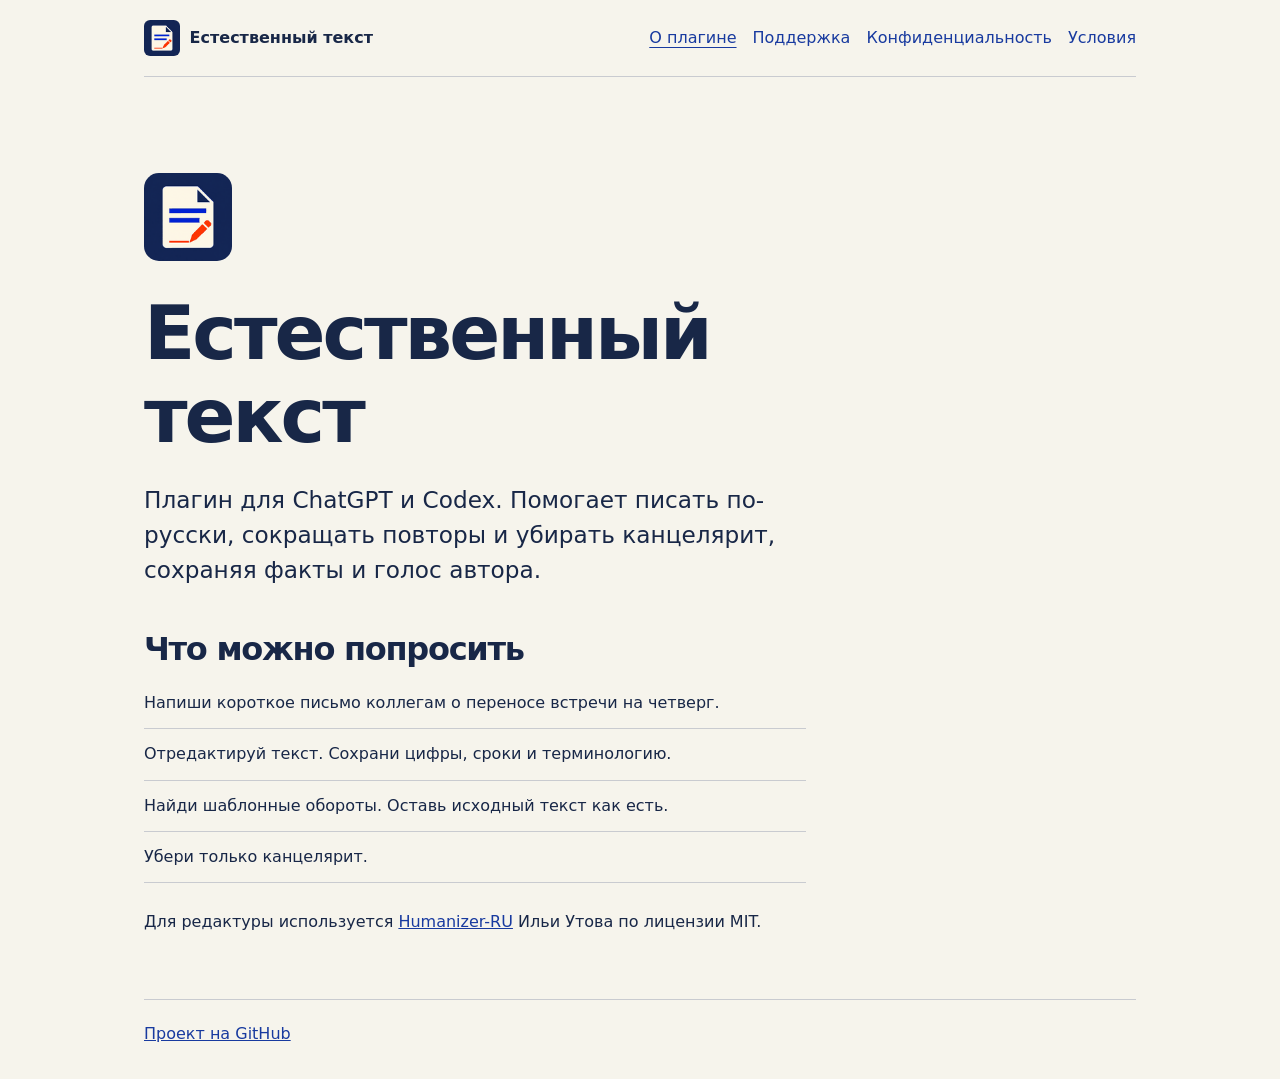
<file: index.html>
<!doctype html>
<html lang="ru">
<head>
  <meta charset="utf-8">
  <meta name="viewport" content="width=device-width, initial-scale=1">
  <meta name="description" content="Документация плагина «Естественный текст» для ChatGPT и Codex.">
  <title>О плагине | Естественный текст</title>
  <link rel="icon" href="icon.png" type="image/png">
  <link rel="stylesheet" href="style.css">
</head>
<body>
  <header>
    <a class="brand" href="index.html"><img src="icon.png" width="36" height="36" alt="">Естественный текст</a>
    <nav aria-label="Разделы">
        <a href="index.html" aria-current="page">О плагине</a>
        <a href="support.html">Поддержка</a>
        <a href="privacy.html">Конфиденциальность</a>
        <a href="terms.html">Условия</a>
    </nav>
  </header>
  <main id="main">
    <img class="hero-icon" src="icon.png" width="88" height="88" alt="">
    <h1>Естественный текст</h1>
    <p class="lead">Плагин для ChatGPT и Codex. Помогает писать по-русски, сокращать повторы и убирать канцелярит, сохраняя факты и голос автора.</p>
    <h2>Что можно попросить</h2>
    <ul class="examples">
      <li>Напиши короткое письмо коллегам о переносе встречи на четверг.</li>
      <li>Отредактируй текст. Сохрани цифры, сроки и терминологию.</li>
      <li>Найди шаблонные обороты. Оставь исходный текст как есть.</li>
      <li>Убери только канцелярит.</li>
    </ul>
    <p class="note">Для редактуры используется <a href="https://github.com/ilyautov/humanizer-ru">Humanizer-RU</a> Ильи Утова по лицензии MIT.</p>
  </main>
  <footer><a href="https://github.com/lolipopchill/natural-writing-ru">Проект на GitHub</a></footer>
</body>
</html>
</file>
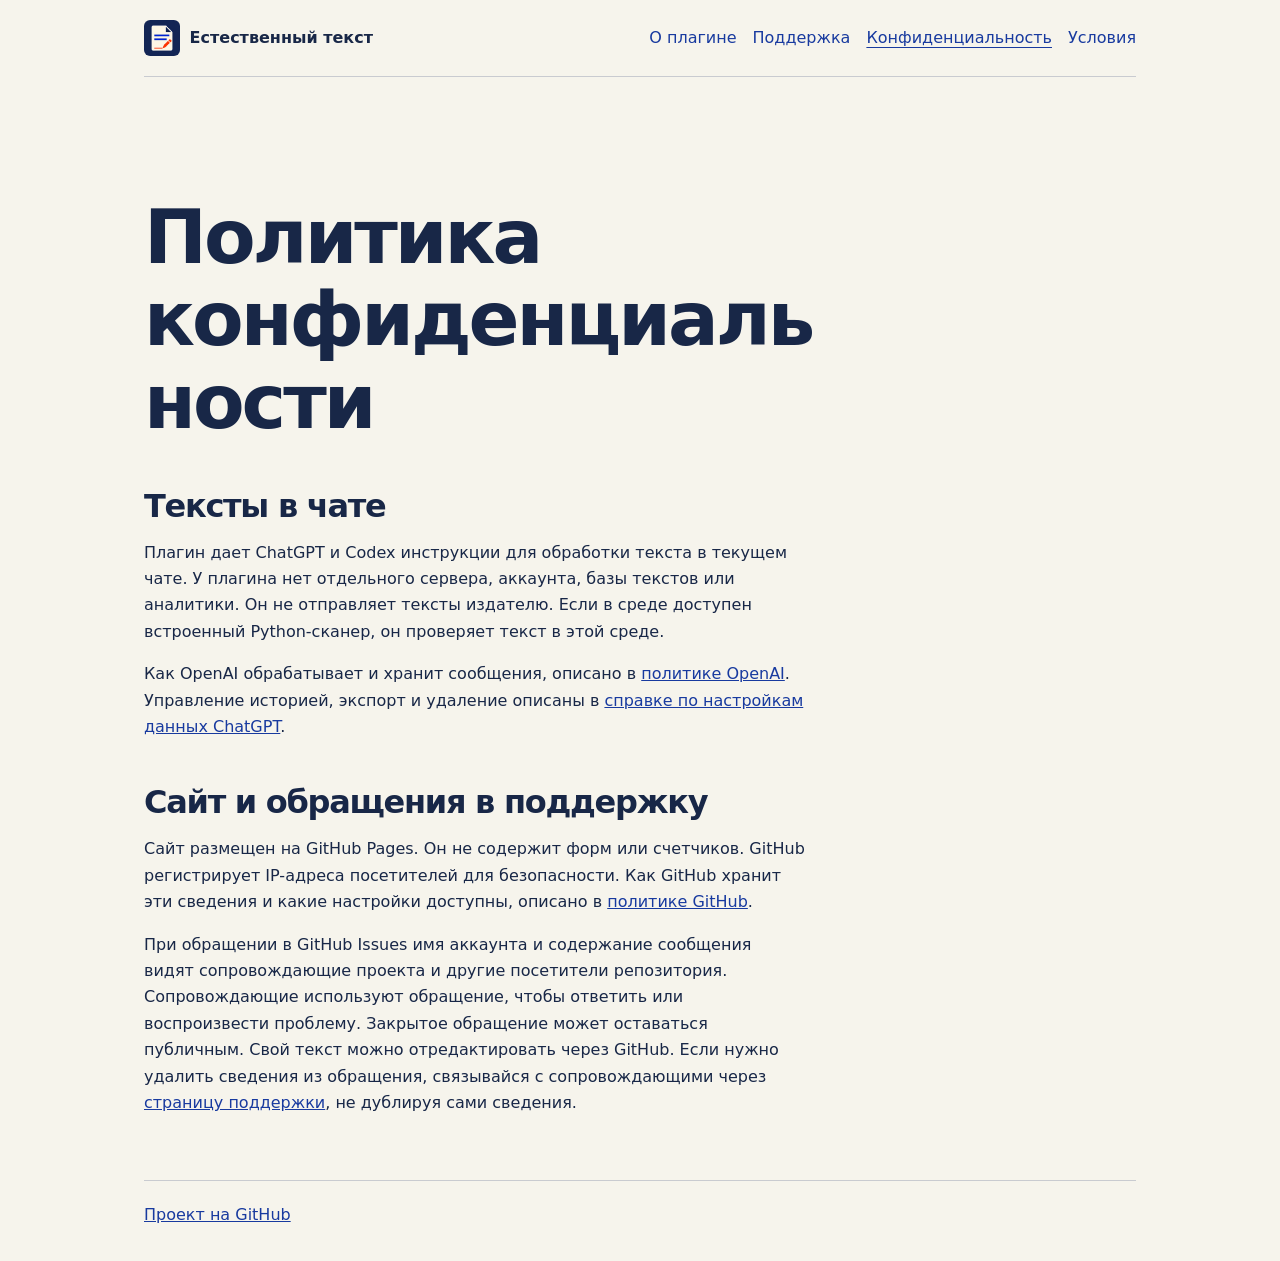
<file: privacy.html>
<!doctype html>
<html lang="ru">
<head>
  <meta charset="utf-8">
  <meta name="viewport" content="width=device-width, initial-scale=1">
  <meta name="description" content="Документация плагина «Естественный текст» для ChatGPT и Codex.">
  <title>Политика конфиденциальности | Естественный текст</title>
  <link rel="icon" href="icon.png" type="image/png">
  <link rel="stylesheet" href="style.css">
</head>
<body>
  <header>
    <a class="brand" href="index.html"><img src="icon.png" width="36" height="36" alt="">Естественный текст</a>
    <nav aria-label="Разделы">
        <a href="index.html">О плагине</a>
        <a href="support.html">Поддержка</a>
        <a href="privacy.html" aria-current="page">Конфиденциальность</a>
        <a href="terms.html">Условия</a>
    </nav>
  </header>
  <main id="main">
    <h1>Политика конфиденциальности</h1>
    <h2>Тексты в чате</h2>
    <p>Плагин дает ChatGPT и Codex инструкции для обработки текста в текущем чате. У плагина нет отдельного сервера, аккаунта, базы текстов или аналитики. Он не отправляет тексты издателю. Если в среде доступен встроенный Python-сканер, он проверяет текст в этой среде.</p>
    <p>Как OpenAI обрабатывает и хранит сообщения, описано в <a href="https://openai.com/policies/privacy-policy/">политике OpenAI</a>. Управление историей, экспорт и удаление описаны в <a href="https://help.openai.com/en/articles/7730893-data-controls-in-chatgpt">справке по настройкам данных ChatGPT</a>.</p>
    <h2>Сайт и обращения в поддержку</h2>
    <p>Сайт размещен на GitHub Pages. Он не содержит форм или счетчиков. GitHub регистрирует IP-адреса посетителей для безопасности. Как GitHub хранит эти сведения и какие настройки доступны, описано в <a href="https://docs.github.com/en/site-policy/privacy-policies/github-general-privacy-statement">политике GitHub</a>.</p>
    <p>При обращении в GitHub Issues имя аккаунта и содержание сообщения видят сопровождающие проекта и другие посетители репозитория. Сопровождающие используют обращение, чтобы ответить или воспроизвести проблему. Закрытое обращение может оставаться публичным. Свой текст можно отредактировать через GitHub. Если нужно удалить сведения из обращения, связывайся с сопровождающими через <a href="support.html">страницу поддержки</a>, не дублируя сами сведения.</p>
  </main>
  <footer><a href="https://github.com/lolipopchill/natural-writing-ru">Проект на GitHub</a></footer>
</body>
</html>
</file>
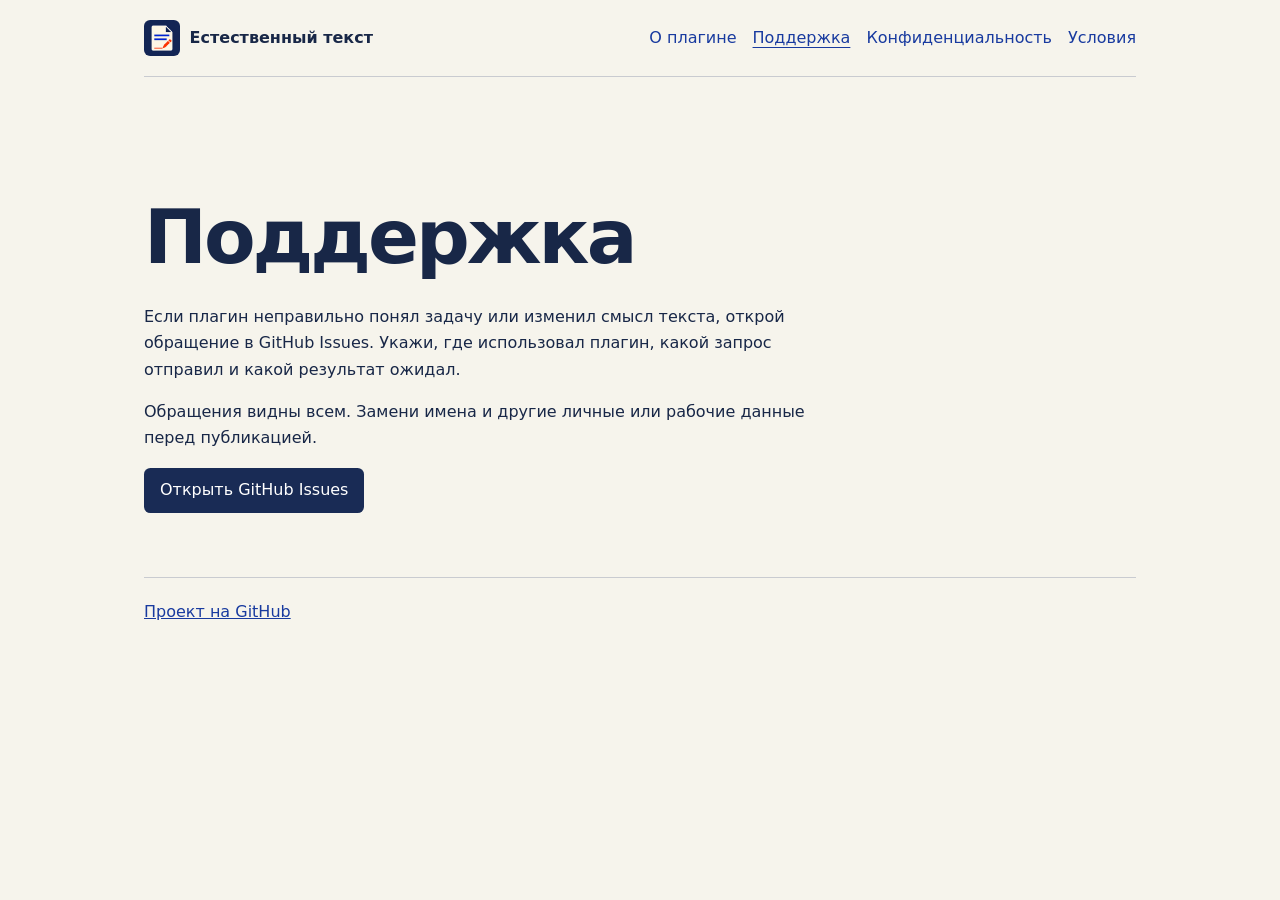
<file: support.html>
<!doctype html>
<html lang="ru">
<head>
  <meta charset="utf-8">
  <meta name="viewport" content="width=device-width, initial-scale=1">
  <meta name="description" content="Документация плагина «Естественный текст» для ChatGPT и Codex.">
  <title>Поддержка | Естественный текст</title>
  <link rel="icon" href="icon.png" type="image/png">
  <link rel="stylesheet" href="style.css">
</head>
<body>
  <header>
    <a class="brand" href="index.html"><img src="icon.png" width="36" height="36" alt="">Естественный текст</a>
    <nav aria-label="Разделы">
        <a href="index.html">О плагине</a>
        <a href="support.html" aria-current="page">Поддержка</a>
        <a href="privacy.html">Конфиденциальность</a>
        <a href="terms.html">Условия</a>
    </nav>
  </header>
  <main id="main">
    <h1>Поддержка</h1>
    <p>Если плагин неправильно понял задачу или изменил смысл текста, открой обращение в GitHub Issues. Укажи, где использовал плагин, какой запрос отправил и какой результат ожидал.</p>
    <p>Обращения видны всем. Замени имена и другие личные или рабочие данные перед публикацией.</p>
    <p><a class="button" href="https://github.com/lolipopchill/natural-writing-ru/issues">Открыть GitHub Issues</a></p>
  </main>
  <footer><a href="https://github.com/lolipopchill/natural-writing-ru">Проект на GitHub</a></footer>
</body>
</html>
</file>
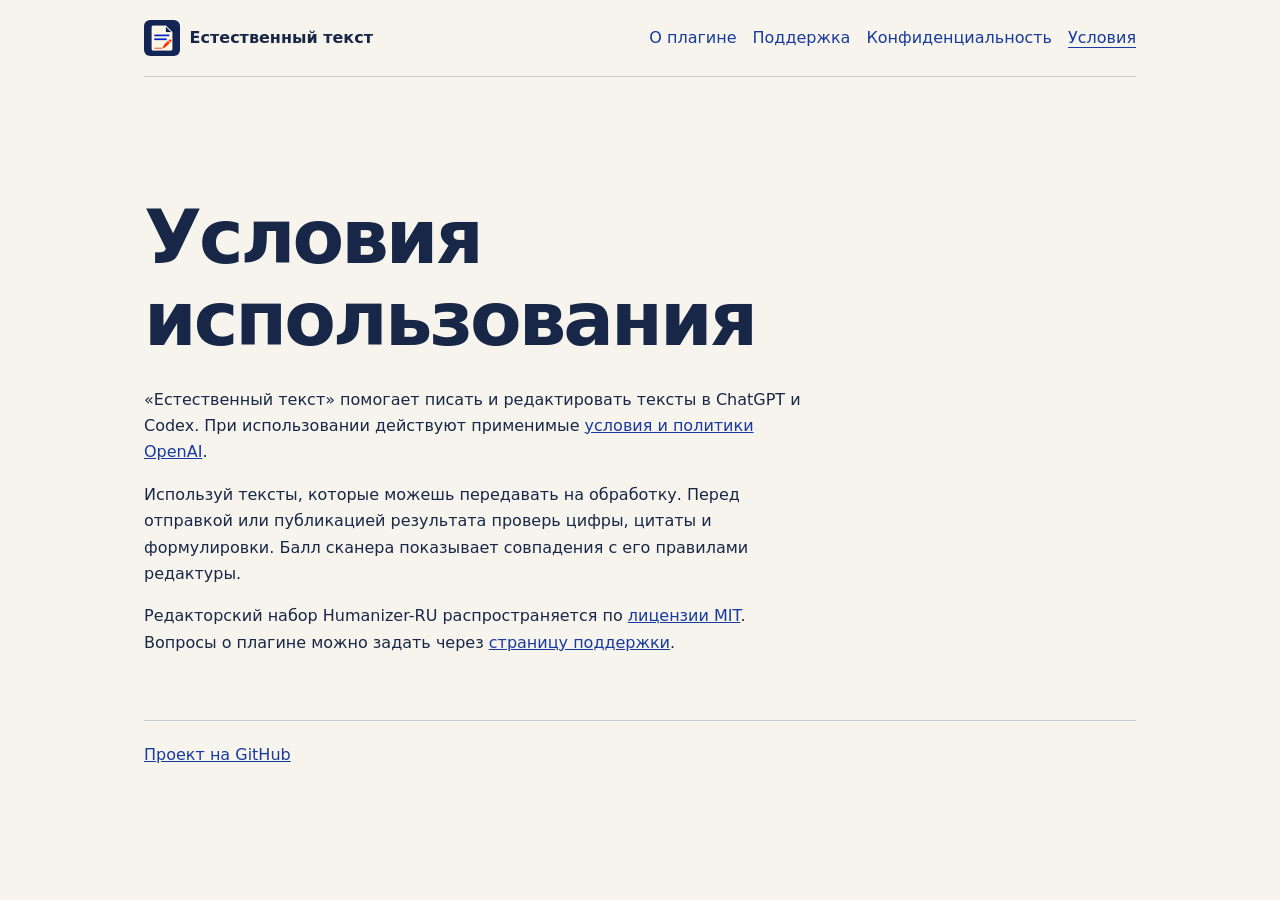
<file: terms.html>
<!doctype html>
<html lang="ru">
<head>
  <meta charset="utf-8">
  <meta name="viewport" content="width=device-width, initial-scale=1">
  <meta name="description" content="Документация плагина «Естественный текст» для ChatGPT и Codex.">
  <title>Условия использования | Естественный текст</title>
  <link rel="icon" href="icon.png" type="image/png">
  <link rel="stylesheet" href="style.css">
</head>
<body>
  <header>
    <a class="brand" href="index.html"><img src="icon.png" width="36" height="36" alt="">Естественный текст</a>
    <nav aria-label="Разделы">
        <a href="index.html">О плагине</a>
        <a href="support.html">Поддержка</a>
        <a href="privacy.html">Конфиденциальность</a>
        <a href="terms.html" aria-current="page">Условия</a>
    </nav>
  </header>
  <main id="main">
    <h1>Условия использования</h1>
    <p>«Естественный текст» помогает писать и редактировать тексты в ChatGPT и Codex. При использовании действуют применимые <a href="https://openai.com/policies/">условия и политики OpenAI</a>.</p>
    <p>Используй тексты, которые можешь передавать на обработку. Перед отправкой или публикацией результата проверь цифры, цитаты и формулировки. Балл сканера показывает совпадения с его правилами редактуры.</p>
    <p>Редакторский набор Humanizer-RU распространяется по <a href="https://github.com/ilyautov/humanizer-ru/blob/main/LICENSE">лицензии MIT</a>. Вопросы о плагине можно задать через <a href="support.html">страницу поддержки</a>.</p>
  </main>
  <footer><a href="https://github.com/lolipopchill/natural-writing-ru">Проект на GitHub</a></footer>
</body>
</html>
</file>
<file: style.css>
:root {
  color-scheme: light;
  color: #182747;
  background: #f6f4ec;
  font: 100%/1.65 system-ui, sans-serif;
}
*, *::before, *::after { box-sizing: border-box; }
body { max-width: 70rem; margin: auto; padding: 0 clamp(1.125rem, 5vw, 4rem); }
header {
  display: flex; flex-wrap: wrap; justify-content: space-between; align-items: center;
  gap: .75rem 1.5rem; padding: 1.25rem 0; border-bottom: 1px solid #c9cbd0;
}
nav { display: flex; gap: .38rem 1rem; flex-wrap: wrap; }
nav a, .brand { text-decoration: none; }
nav a[aria-current="page"] { text-decoration: underline; text-underline-offset: .27em; }
.brand { display: inline-flex; align-items: center; gap: .6rem; color: inherit; font-weight: 700; }
.brand img, .hero-icon { border-radius: 17%; }
main { max-width: 43rem; padding: clamp(2.5rem, 8vw, 6rem) 0 3rem; }
h1, h2 { line-height: 1.1; letter-spacing: -.04em; }
h1 { font-size: clamp(2.25rem, 7vw, 4.7rem); margin: .3em 0 .34em; overflow-wrap: anywhere; }
h2 { font-size: clamp(1.43rem, 4vw, 2rem); margin: 1.4em 0 .5em; }
p, ul { max-width: 65ch; }
.lead { font-size: clamp(1.1rem, 2.8vw, 1.45rem); line-height: 1.5; }
.examples { list-style: none; padding: 0; margin: -.35rem 0 1.6rem; }
.examples li { border-bottom: 1px solid #c9cbd0; padding: .75rem 0; }
a { color: #183a9f; }
a:focus-visible { outline: 2px solid #183a9f; outline-offset: 4px; }
.button { display: inline-block; padding: .58rem 1rem; background: #192b55; color: #fff; border-radius: .4rem; text-decoration: none; }
.button:hover { text-decoration: underline; }
footer { padding: 1.3rem 0 2rem; border-top: 1px solid #c9cbd0; }
</file>
